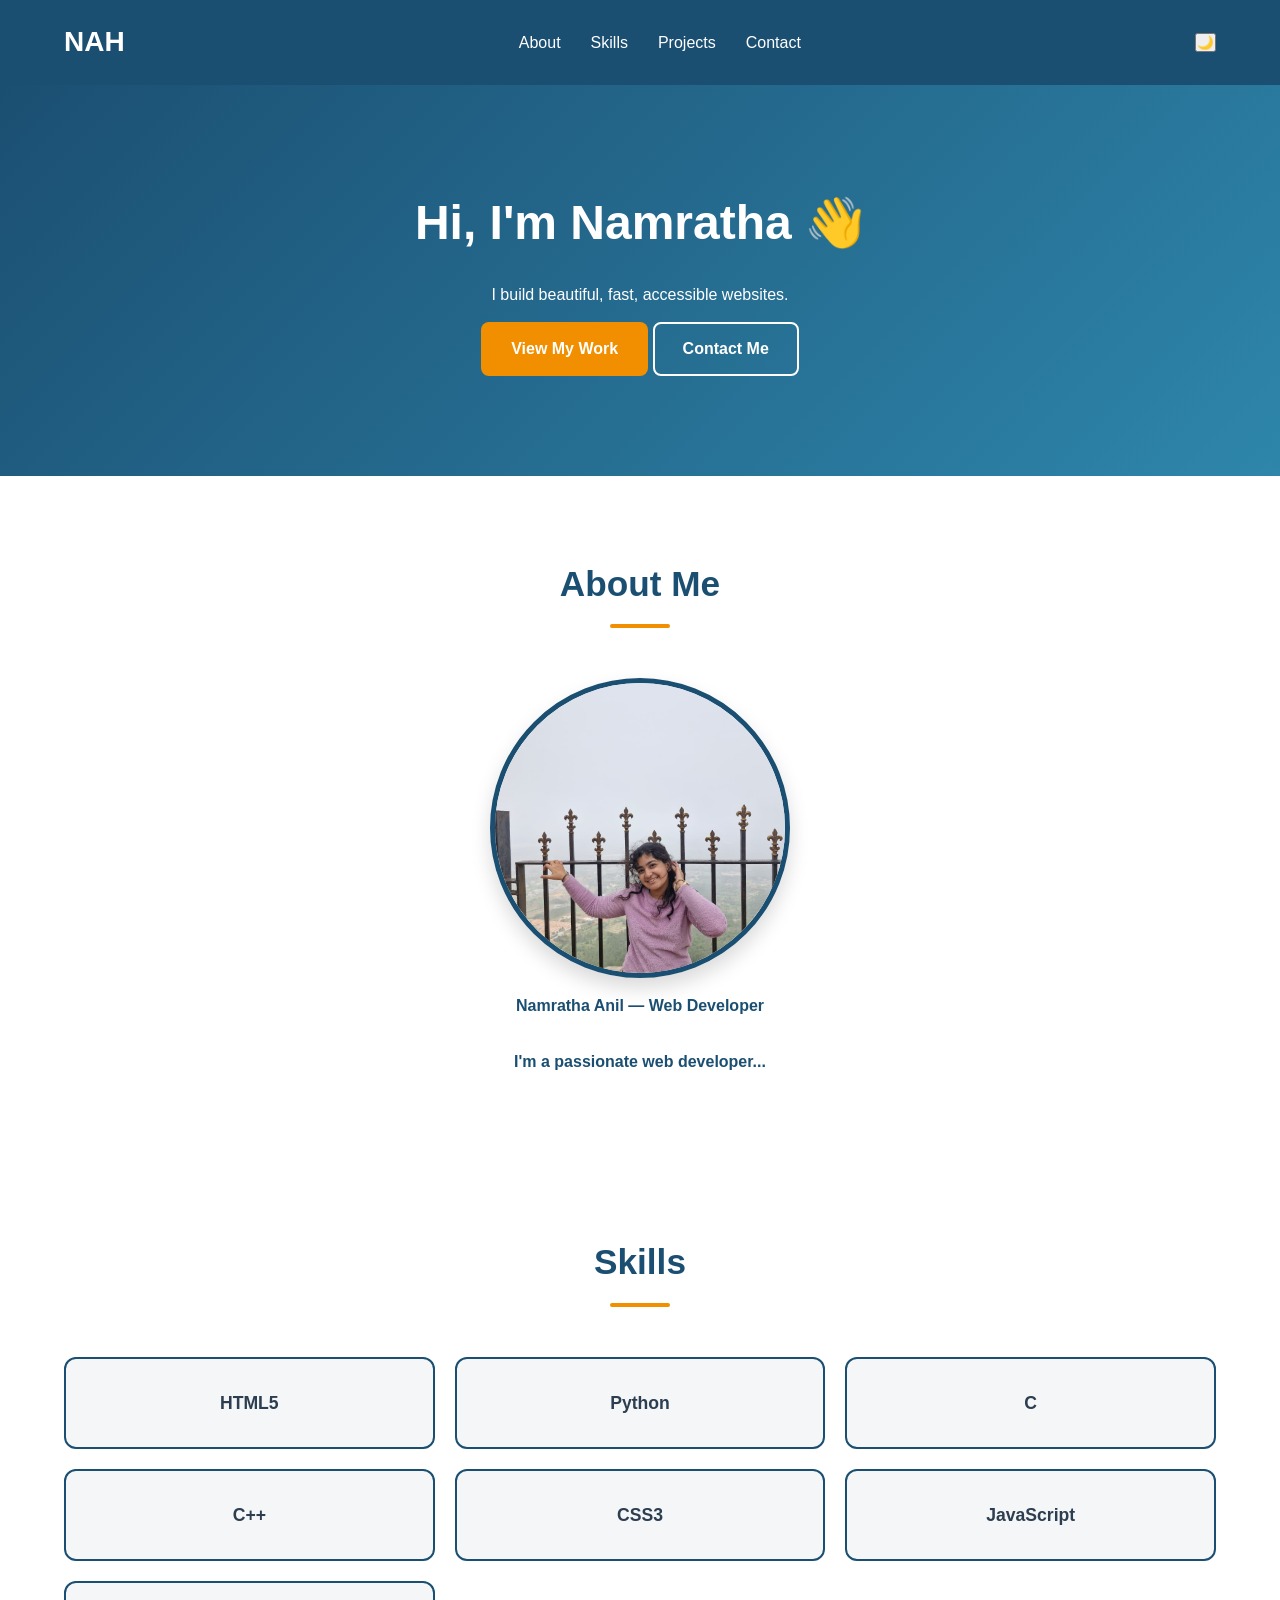
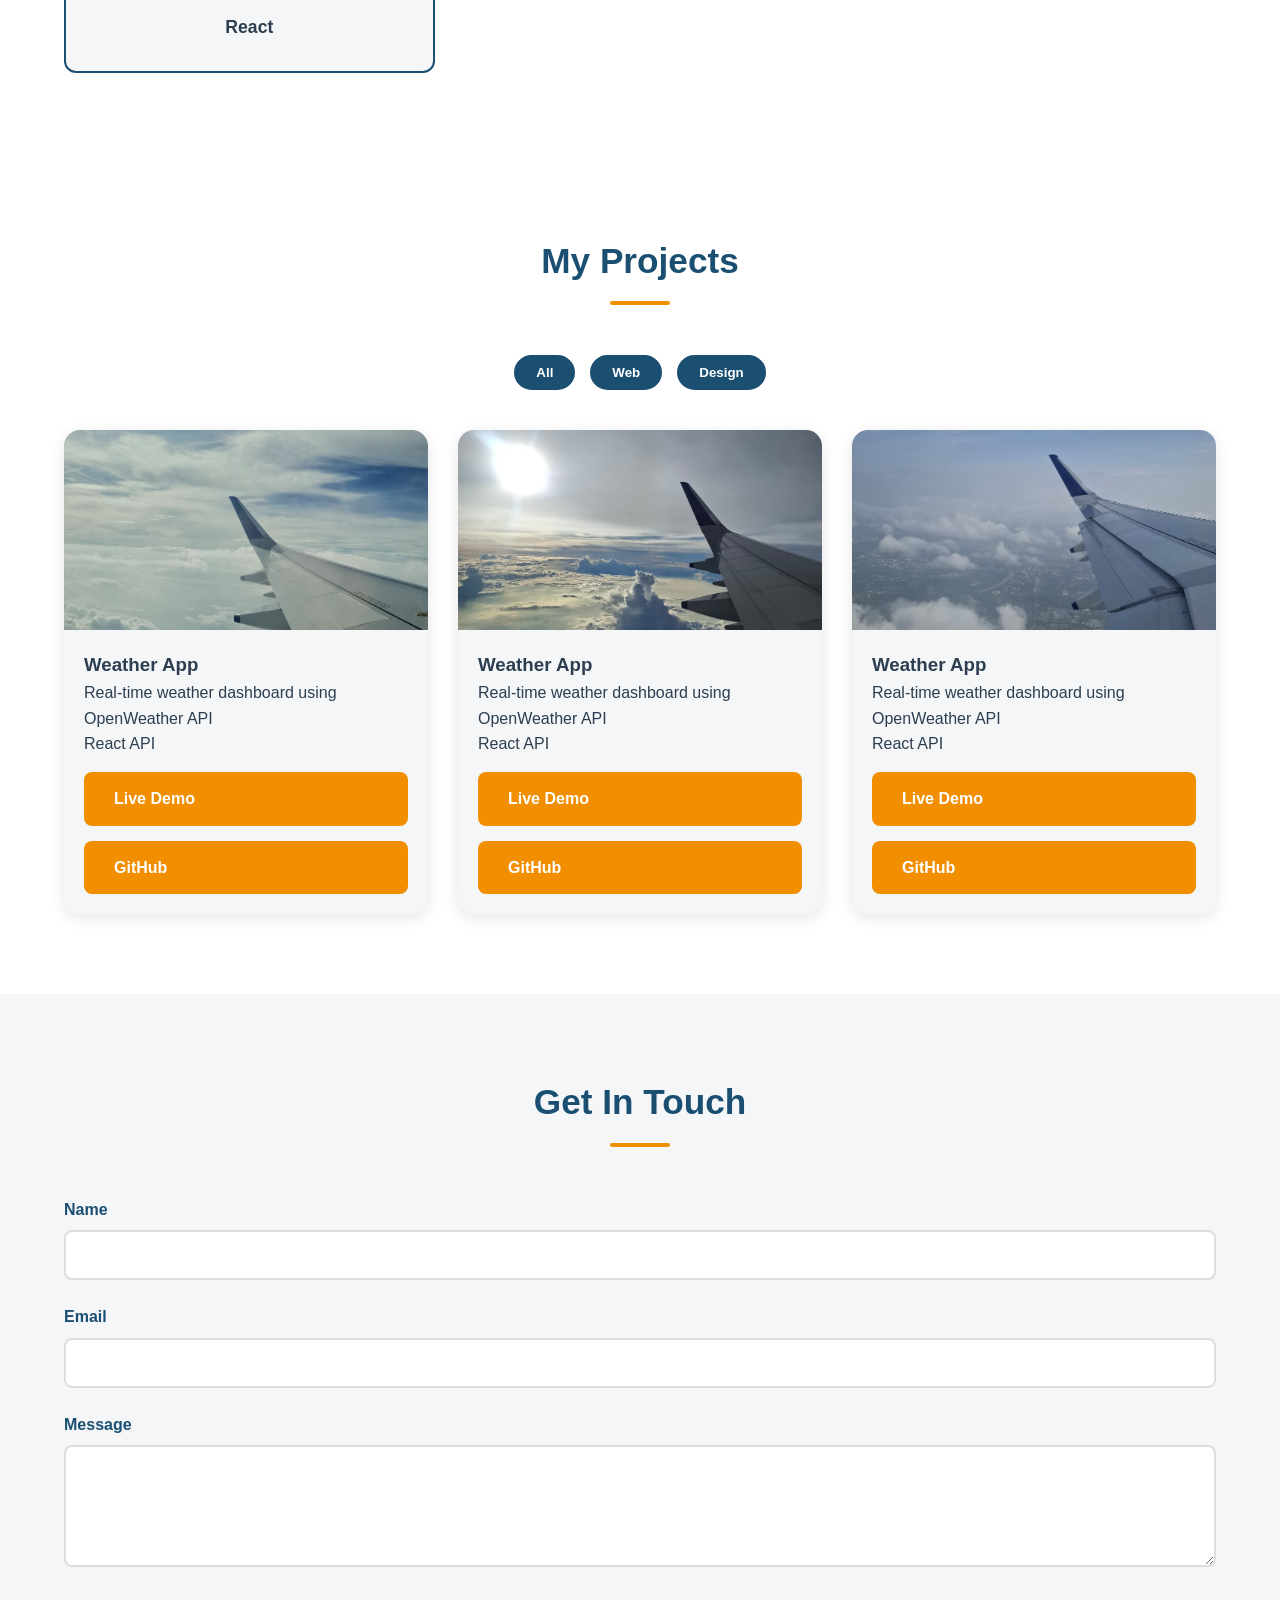
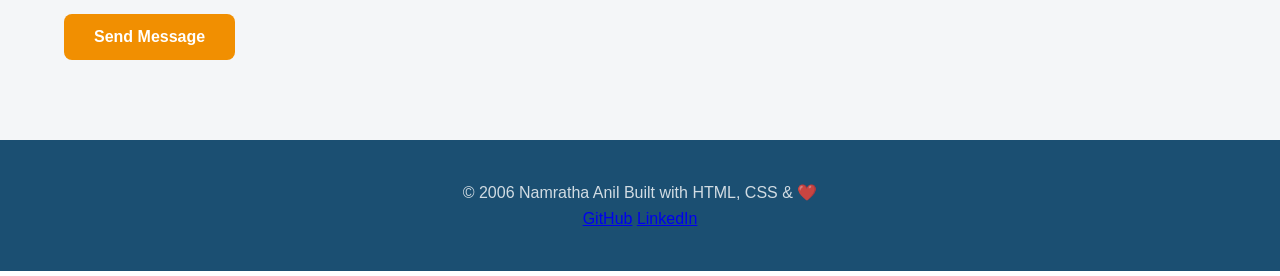
<file: index.html>
<!DOCTYPE html>
<html lang="en">
<head>
 <meta charset="UTF-8">
 <meta name="viewport" content="width=device-width, initial-scale=1.0">
 <title>Namratha Anil| Web Developer</title>
 <meta name="description" content="Portfolio of Namratha Anil, web developer">
 <meta property="og:title" content="Soumik Datta | Web Developer">
 <meta property="og:image" content="preview.jpg">
 <link rel="icon" href="favicon.ico">
 <link rel="stylesheet" href="styles.css"> <!-- Ready for Day 5! -->
</head>
<body>

<!-- HEADER + NAVIGATION -->
 <header class="site-header">
 <nav class="navbar">
 <div class="logo">NAH</div>
 <ul class="nav-links">
 <li><a href="#about">About</a></li>
 <li><a href="#skills">Skills</a></li>
 <li><a href="#projects">Projects</a></li>
 <li><a href="#contact">Contact</a></li>
 </ul>
<!-- FOR DARK MODE -->
 <button class="theme-toggle" aria-label="Toggle Dark Mode" title="Toggle Dark Mode">
 🌙
 </button>
<!-- Mobile Menu -->
 <button
 class="menu-toggle"
 aria-label="Toggle Navigation"
 aria-expanded="false">
 ☰
 </button>
 </nav>
 </header>

<!-- MAIN CONTENT -->
 <main>

<!-- HERO SECTION -->
 <section class="hero-section">
 <h1>Hi, I'm <span class="highlight">Namratha</span> 👋</h1>
 <p class="tagline">I build beautiful, fast, accessible websites.</p>
 <div class="hero-buttons">
 <a href="#projects" class="btn btn-primary">View My Work</a>
 <a href="#contact" class="btn btn-secondary">Contact Me</a>
 </div>
 </section>

<!-- ABOUT SECTION -->
 <section id="about" class="about-section">
 <h2>About Me</h2>
 <div class="about-content">
 <figure class="profile-figure">
 <img src="images/profile.jpeg" alt="Namratha Anil profile photo" width="300">
 <figcaption>Namratha Anil — Web Developer</figcaption>
 </figure>
 <div class="about-text">
 <p>I'm a passionate web developer...</p>
 </div>
 </div>
 </section>

<!-- SKILLS SECTION -->
 <section id="skills" class="skills-section">
 <h2>Skills</h2>
 <div class="skills-grid">
<div class="skill-item" data-level="90">HTML5</div>
<div class="skill-item" data-level="90">Python</div>
<div class="skill-item" data-level="90">C</div>
<div class="skill-item" data-level="90">C++</div>
 <div class="skill-item" data-level="80">CSS3</div>
 <div class="skill-item" data-level="75">JavaScript</div>
 <div class="skill-item" data-level="65">React</div>
 </div>
 </section>

<!-- PROJECTS SECTION -->
 <section id="projects" class="projects-section">
 <h2>My Projects</h2>
 <div class= "project-filters">
<!--The data-filter attribute is what our JS will read-->
 <button class="filter-btn active" data-filter="all">All</button>
 <button class="filter-btn active" data-filter="web">Web</button>
 <button class="filter-btn active" data-filter="design">Design</button>
 </div>
 <div class="projects-grid">
 <article class="project-card" data-category="web">
 <img src="project1.jpeg" alt="Weather App screenshot">
 <div class="project-card-body">
 <h3>Weather App</h3>
 <p>Real-time weather dashboard using OpenWeather API</p>
 <div class="project-tags">
 <span class="tag">React</span>
 <span class="tag">API</span>
 </div>
 <a href="#" class="btn btn-primary">Live Demo</a>
 <a href="#" class="btn btn-primary">GitHub</a>
 </div>
 </article>
  <article class="project-card" data-category="web">
 <img src="project3.jpeg" alt="Weather App screenshot">
 <div class="project-card-body">
 <h3>Weather App</h3>
 <p>Real-time weather dashboard using OpenWeather API</p>
 <div class="project-tags">
 <span class="tag">React</span>
 <span class="tag">API</span>
 </div>
 <a href="#" class="btn btn-primary">Live Demo</a>
 <a href="#" class="btn btn-primary">GitHub</a>
 </div>
 </article> 
 <article class="project-card" data-category="web">
 <img src="project2.jpeg" alt="Weather App screenshot">
 <div class="project-card-body">
 <h3>Weather App</h3>
 <p>Real-time weather dashboard using OpenWeather API</p>
 <div class="project-tags">
 <span class="tag">React</span>
 <span class="tag">API</span>
 </div>
 <a href="#" class="btn btn-primary">Live Demo</a>
 <a href="#" class="btn btn-primary">GitHub</a>
 </div>
 </article>
 </div>
 </section>

<!-- CONTACT SECTION -->
 <section id="contact" class="contact-section">
 <h2>Get In Touch</h2>
 <form id="contact-form" action="#" method="POST" novalidate>
 <div class="form-group">
 <label for="name">Name</label>
 <input type="text" id="name" name="name" required>
 </div>
 <div class="form-group">
 <label for="email">Email</label>
 <input type="email" id="email" name="email" required>
 </div>
 <div class="form-group">
 <label for="message">Message</label>
 <textarea id="message" name="message" rows="5" required></textarea>
 </div>
 <button type="submit" class="btn btn-primary">Send Message</button>
 </form>
 </section>

 </main>

<!-- FOOTER -->
 <footer class="site-footer">
 <p>
 &copy; <span class="footer-year">2006</span> Namratha Anil
 Built with HTML, CSS & ❤️
 </p>

 <nav aria-label="Social links">
 <a href="https://github.com/johndoe" target="_blank">GitHub</a>
 <a href="https://linkedin.com/in/johndoe" target="_blank">LinkedIn</a>
 </nav>
 </footer>

<!-- JavaScript will go here from Day 8! -->
 <script src="script.js"></script>
</body>
</html>
</file>
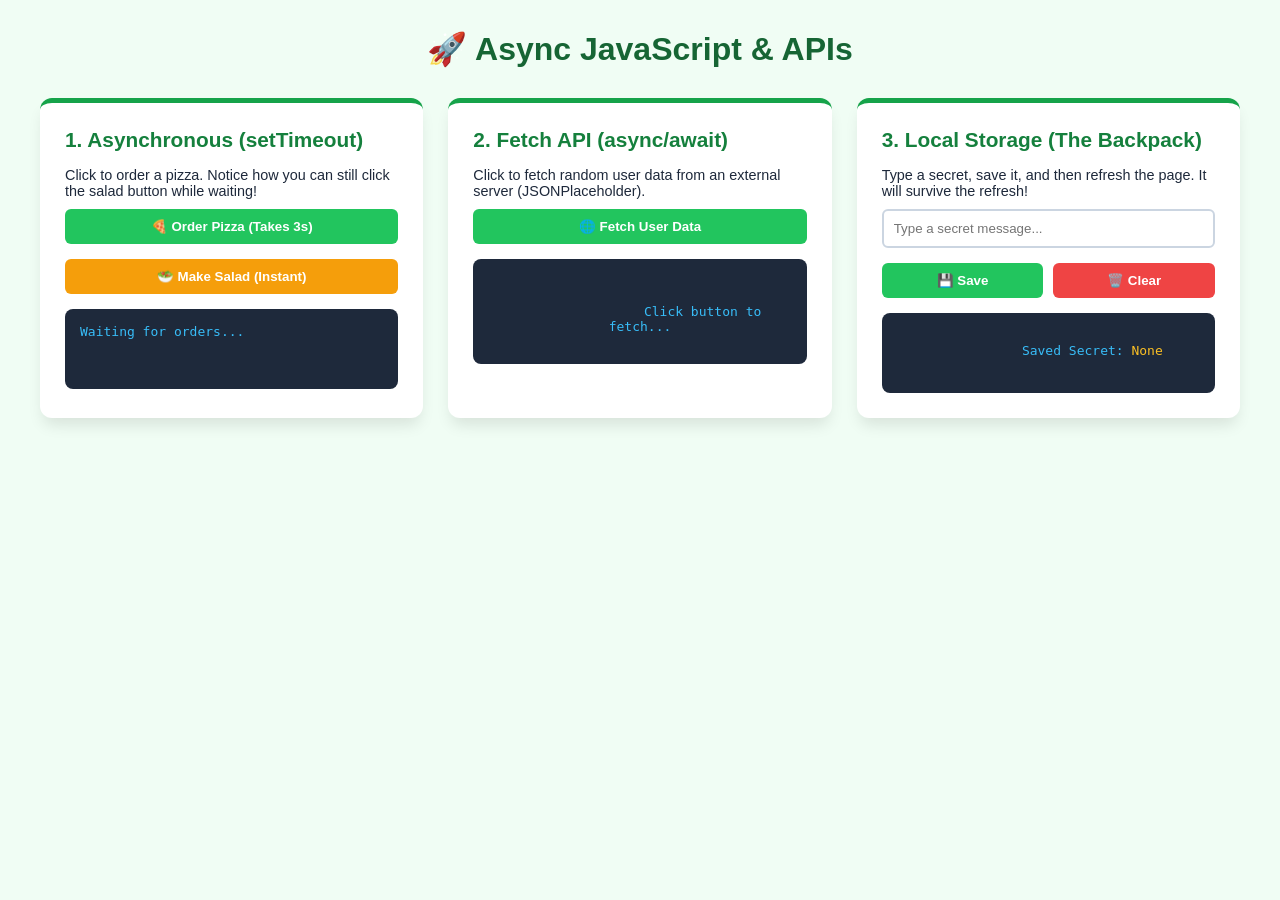
<file: async_await.html>
<!DOCTYPE html>
<html lang="en">
<head>
    <meta charset="UTF-8">
    <meta name="viewport" content="width=device-width, initial-scale=1.0">
    <title>Day 11: Async, APIs & Storage</title>
    <style>
        * { box-sizing: border-box; margin: 0; padding: 0; }
        body {
            font-family: 'Segoe UI', Tahoma, Geneva, Verdana, sans-serif;
            background-color: #f0fdf4;
            color: #1e293b;
            padding: 30px;
        }
        h1 { text-align: center; color: #166534; margin-bottom: 30px; }
 
        .grid {
            display: grid;
            grid-template-columns: repeat(auto-fit, minmax(300px, 1fr));
            gap: 25px;
            max-width: 1200px;
            margin: 0 auto;
        }
 
        .card {
            background: white;
            padding: 25px;
            border-radius: 12px;
            box-shadow: 0 10px 15px -3px rgba(0, 0, 0, 0.1);
            border-top: 5px solid #16a34a;
        }
 
        h2 { font-size: 1.3rem; margin-bottom: 15px; color: #15803d; }
 
        button {
            background-color: #22c55e;
            color: white;
            border: none;
            padding: 10px 15px;
            border-radius: 6px;
            font-weight: bold;
            cursor: pointer;
            width: 100%;
            margin-bottom: 15px;
            transition: 0.3s;
        }
        button:hover { background-color: #16a34a; }
        button:disabled { background-color: #94a3b8; cursor: not-allowed; }
 
        .output {
            background: #1e293b;
            color: #38bdf8;
            padding: 15px;
            border-radius: 8px;
            font-family: monospace;
            min-height: 80px;
            white-space: pre-wrap;
            word-wrap: break-word;
        }
 
        /* Loading Spinner */
        .loader {
            border: 4px solid #f3f3f3;
            border-top: 4px solid #38bdf8;
            border-radius: 50%;
            width: 30px;
            height: 30px;
            animation: spin 1s linear infinite;
            display: none;
            margin: 0 auto;
        }
        @keyframes spin { 0% { transform: rotate(0deg); } 100% { transform: rotate(360deg); } }
 
        input {
            width: 100%;
            padding: 10px;
            margin-bottom: 15px;
            border: 2px solid #cbd5e1;
            border-radius: 6px;
        }
    </style>
</head>
<body>
 
    <h1>🚀 Async JavaScript & APIs</h1>
 
    <div class="grid">
       
        <!-- 1. setTimeout Demo -->
        <div class="card">
            <h2>1. Asynchronous (setTimeout)</h2>
            <p style="margin-bottom:10px; font-size:0.9rem;">Click to order a pizza. Notice how you can still click the salad button while waiting!</p>
            <button id="btn-pizza" onclick="orderPizza()">🍕 Order Pizza (Takes 3s)</button>
            <button id="btn-salad" onclick="makeSalad()" style="background-color: #f59e0b;">🥗 Make Salad (Instant)</button>
            <div class="output" id="async-output">Waiting for orders...</div>
        </div>
 
        <!-- 2. Fetch API Demo -->
        <div class="card">
            <h2>2. Fetch API (async/await)</h2>
            <p style="margin-bottom:10px; font-size:0.9rem;">Click to fetch random user data from an external server (JSONPlaceholder).</p>
            <button id="btn-fetch" onclick="fetchUserData()">🌐 Fetch User Data</button>
            <div class="output" id="fetch-output" style="text-align: center;">
                <div class="loader" id="loader"></div>
                <span id="fetch-text">Click button to fetch...</span>
            </div>
        </div>
 
        <!-- 3. LocalStorage Demo -->
        <div class="card">
            <h2>3. Local Storage (The Backpack)</h2>
            <p style="margin-bottom:10px; font-size:0.9rem;">Type a secret, save it, and then refresh the page. It will survive the refresh!</p>
            <input type="text" id="secret-input" placeholder="Type a secret message...">
            <div style="display: flex; gap: 10px;">
                <button onclick="saveSecret()">💾 Save</button>
                <button onclick="clearSecret()" style="background-color: #ef4444;">🗑️ Clear</button>
            </div>
            <div class="output" id="storage-output">
                Saved Secret: <span style="color: #fbbf24;" id="saved-text">None</span>
            </div>
        </div>
 
    </div>
 
    <script>
        /* =========================================
           1. ASYNC (setTimeout)
           ========================================= */
        const asyncOutput = document.getElementById('async-output');
 
        function orderPizza() {
            asyncOutput.innerHTML += "\n> 🍕 Pizza ordered! Cooking in background...";
           
            // This is asynchronous! It sets a timer and moves on.
            setTimeout(() => {
                asyncOutput.innerHTML += "\n> ✅ DING! Pizza is ready!";
            }, 10000);
        }
 
        function makeSalad() {
            // This is synchronous! It happens instantly.
            asyncOutput.innerHTML += "\n> 🥗 Salad prepared instantly!";
        }
 
 
        /* =========================================
           2. FETCH API (async / await)
           ========================================= */
        async function fetchUserData() {
            const fetchBtn = document.getElementById('btn-fetch');
            const fetchText = document.getElementById('fetch-text');
            const loader = document.getElementById('loader');
 
            // UI loading state
            fetchBtn.disabled = true;
            fetchText.style.display = 'none';
            loader.style.display = 'block';
 
            try {
                // 1. Send the waiter to the kitchen
                const response = await fetch('https://jsonplaceholder.typicode.com/users/1');
               
                // 2. Unwrap the JSON data
                const user = await response.json();
                console.log('User Data- ',user);
 
                // 3. Display it    
                fetchText.style.display = 'block';
                fetchText.style.textAlign = 'left';
                fetchText.innerHTML = `Name: ${user.name}\nEmail: ${user.email}\nCity: ${user.address.city}`;
 
            } catch (error) {
                // If internet drops or URL is wrong
                fetchText.style.display = 'block';
                fetchText.innerHTML = "❌ Error fetching data!";
                console.error(error);
            } finally {
                // Clean up UI
                loader.style.display = 'none';
                fetchBtn.disabled = false;
            }
        }
 
 
        /* =========================================
           3. LOCAL STORAGE
           ========================================= */
        const secretInput = document.getElementById('secret-input');
        const savedText = document.getElementById('saved-text');
 
        // Check the backpack as soon as the page loads!
        function loadSecretOnStart() {
            const saved = localStorage.getItem('mySecret');
            if (saved) {
                savedText.textContent = saved;
            }
        }
 
        function saveSecret() {
            const secretValue = secretInput.value;
            if (!secretValue) return;
 
            // Put it in the backpack
            localStorage.setItem('mySecret', secretValue);
           
            // Update UI
            savedText.textContent = secretValue;
            secretInput.value = ''; // clear input
            alert('Secret saved to Local Storage! Try refreshing the page.');
        }
 
        function clearSecret() {
            // Remove from backpack
            localStorage.removeItem('mySecret');
            savedText.textContent = 'None';
        }
 
        // Run this immediately when script loads
        loadSecretOnStart();
 
    </script>
</body>
</html>
</file>
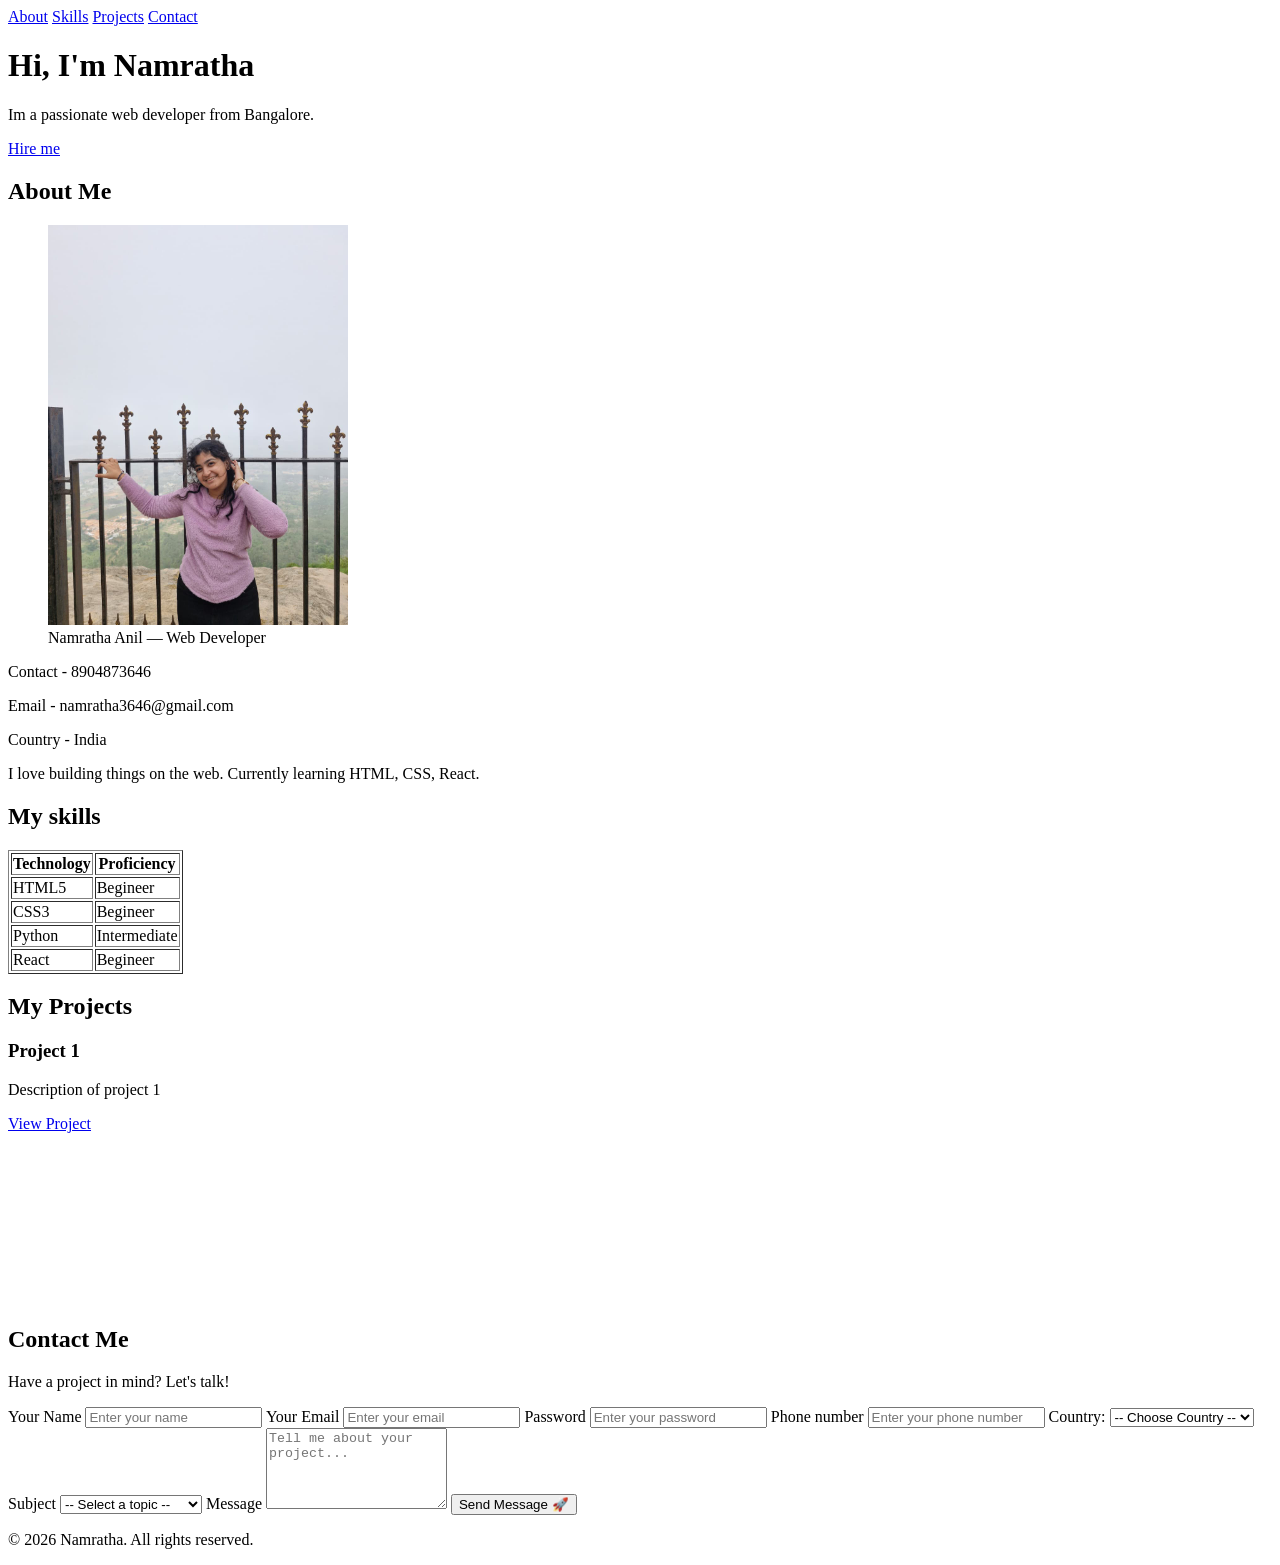
<file: index1.html>
<!DOCTYPE html>
<html lang="en">
<head>
    <meta charset="UTF-8">
    <meta name="viewport" content="width=device-width, initial-scale=1.0">
     <!-- SEO Meta Tags -->
    <meta name="description" content="Full stack developer specializing in React, Node.js, and modern web technologies. Available for freelance projects and collaborations.">
    <meta name="keywords" content="Namratha, Portfolio, Web Developer, React, Node.js, JavaScript, HTML, CSS, Freelance Developer">
    <meta name="author" content="Namratha">
    <title>My Portfolio | Namratha</title>
    <!-- Open Graph Meta Tags for Social Media Sharing -->
    <meta property="og:title" content="My Portfolio | Namratha">
    <meta property="og:description" content="Full stack developer specializing in React, Node.js, and modern web technologies. Available for freelance projects and collaborations.">
    <meta property="og:image" content="images/profile.jpeg">
    <meta property="og:url" content="c:\Users\Admin\Desktop\Portfolio_website_namratha\index.html">
    <meta property="og:type" content="website">
    <!-- Twitter Card Meta Tags -->
    <meta name="twitter:card" content="summary_large_image">
    <meta name="twitter:title" content="My Portfolio | Namratha">
    <meta name="twitter:description" content="Full stack developer specializing in React, Node.js, and modern web technologies. Available for freelance projects and collaborations.">
    <meta name="twitter:image" content="images/profile.jpeg">
    <!--Favicon-->
    <link rel="icon" href="./images/favicon.png?v=3" type="image/png">
</head>
<body>
 
    <!--NAVIGATION-->
    <nav>
        <a href="#about">About</a>
        <a href="#skills">Skills</a>
        <a href="#projects">Projects</a>
        <a href="#contact">Contact</a>
    </nav>
   
    <!-- HERO SECTION -->
    <header>
        <h1>Hi, I'm Namratha</h1>
        <p>Im a passionate web developer from Bangalore.</p>
        <a href="#contact">Hire me</a>
    </header>
   
    <!-- ABOUT SECTION -->
    <section id="about">
    <h2>About Me</h2>
    <figure class="profile-figure">
        <img src="images/profile.jpeg" alt="Soumik Datta profile photo" width="300">
        <figcaption>Namratha Anil — Web Developer</figcaption>
    </figure>
    <p>Contact - 8904873646 </p>
    <p>Email - namratha3646@gmail.com</p>
    <p>Country - India</p>
    <p>I love building things on the web. Currently learning HTML, CSS, React.</p>
   
    </section>
 
    <!--Skills section-->
    <section id="skills">
        <h2>My skills</h2>
<table border="1">
    <tr>
        <th>Technology</th>
        <th>Proficiency</th>
    </tr>
 
    <tr>
        <td>HTML5</td>
        <td>Begineer</td>
    </tr>
 
    <tr>
        <td>CSS3</td>
        <td>Begineer</td>
    </tr>
 
    <tr>
        <td>Python</td>
        <td>Intermediate</td>
    </tr>
 
    <tr>
        <td>React</td>
        <td>Begineer</td>
    </tr>
</table>
    </section>
 
    <!--PROJECTS SECTION -->
    <section id="projects">
        <h2>My Projects</h2>
        <div class="project-card">
            <h3>Project 1</h3>
            <p>Description of project 1</p>
            <a href="#">View Project</a>
        </div>
         <iframe width="300" height="169" src="https://www.youtube.com/embed/tqjJrXd27m4" title="YouTube video player" frameborder="0" allowfullscreen sandbox="allow-same-origin allow-scripts"></iframe>
    </section>
 
 
 <!-- CONTACT SECTION -->
    <section id="contact">
    <h2>Contact Me</h2>
    <p>Have a project in mind? Let's talk!</p>
 
    <form action="#" method="POST">
        <label for="name">Your Name</label>
        <input type="text" id="name" name="name"
               placeholder="Enter your name" required>
 
        <label for="email">Your Email</label>
        <input type="email" id="email" name="email"
               placeholder="Enter your email" required>
 
               <label for="password">Password</label>
               <input type="password" id="password" password="password"
               placeholder="Enter your password" required>
 
               <label for="phone number">Phone number</label>
               <input type="phone number" id="phone number" phone number="phone number"
               placeholder="Enter your phone number" required>
 
                <label for="country">Country:</label>
    <select id="country" name="country">
        <option value="">-- Choose Country --</option>
        <option value="in">India</option>
        <option value="us">United States</option>
        <option value="uk">United Kingdom</option>
    </select>
 
               <label for="subject">Subject</label>
        <select id="subject" name="subject">
            <option value="">-- Select a topic --</option>
            <option value="hire">I want to hire you</option>
            <option value="collab">I want to collaborate</option>
            <option value="other">Other</option>
        </select>
 
        <label for="message">Message</label>
        <textarea id="message" name="message" rows="5"
                  placeholder="Tell me about your project..." required></textarea>
 
         <button type="submit" aria-label="Submit button">Send Message 🚀</button>
</section>
<!-- FOOTER -->
<footer>
    <p>&copy; 2026 Namratha. All rights reserved.</p>
</footer>
 
</body>
</html>
</file>
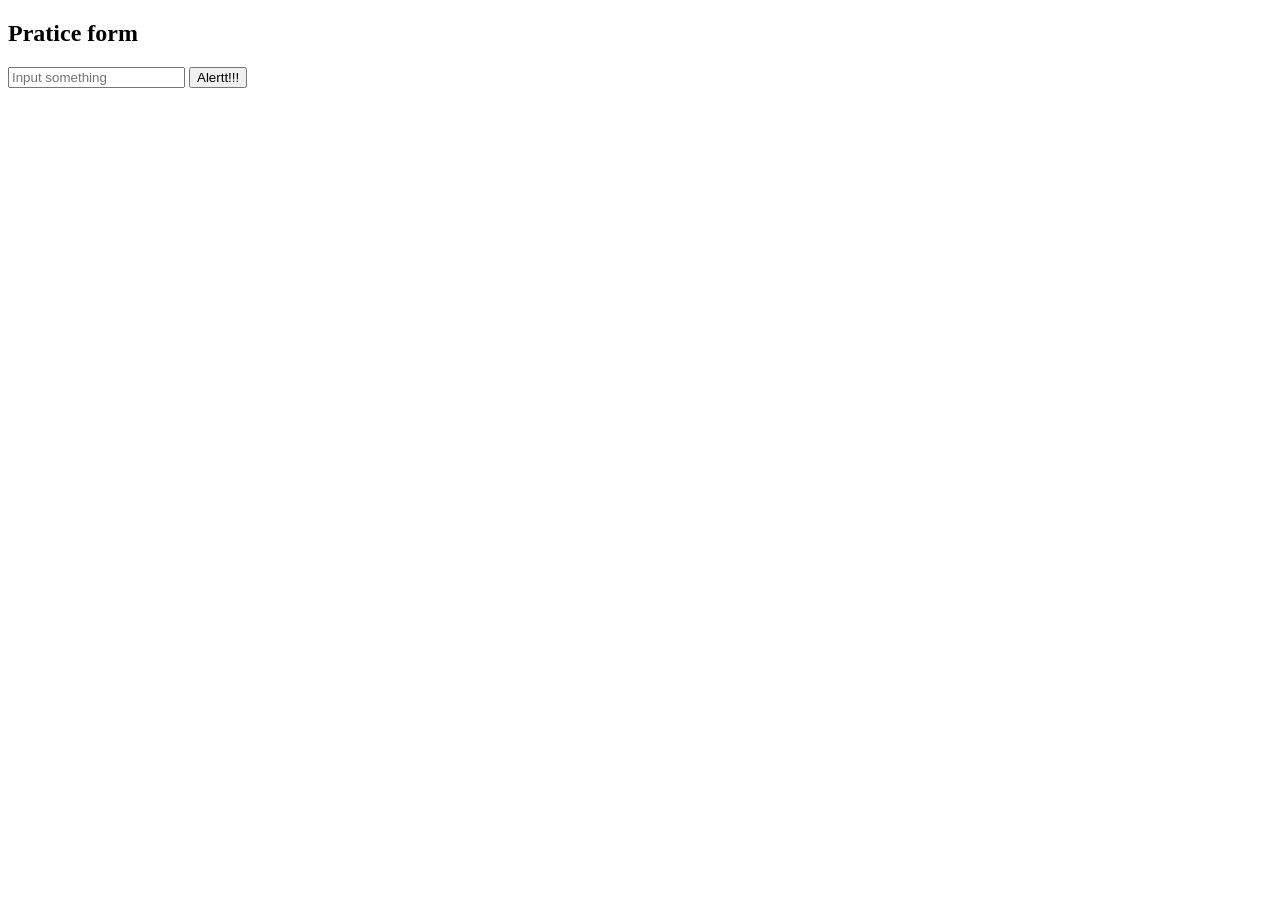
<file: Pratice.html>
<!DOCTYPE html>
<html>
<head>
    <title>Practice Activity</title>
</head>
<body>

    <h2>Pratice form </h2>

    <form id="myForm">

        <input type="text" id="myInput" placeholder="Input something">

        <button type="submit" id="myButton">Alertt!!!</button>

    </form>

    <script>

        // Get form, button and input
        let form = document.getElementById("myForm");
        let button = document.getElementById("myButton");
        let input = document.getElementById("myInput");

        // Button click
        button.addEventListener("click", function(event) {

             // Prevent form submission
            event.preventDefault();

            // Show alert
            alert("Button clicked!");

            // Print input value in console
            console.log(input.value);

        });

    </script>

</body>
</html>
</file>
<file: styles.css>
/* styles.css - Start styling your potfolio website here */
/* === RESET & BASE === */
*{
    margin: 0;
    padding: 0;
    box-sizing: border-box;
}
/* CSS Custom Properties (variables) - DRY Principle */
:root {
    --primary: #1B4F72;
    --accent: #F18F01;
    --text: #2C3E50;
    --light: #F4F6F8;
    --white: #FFFFFF;
    --font-main: 'Segoe UI', Tahoma, Geneva, Verdana, sans-serif;

}
body {
    font-family: var(--font-main);
    color: var(--text);
    line-height: 1.6;
    background-color: var(--white);
}
/* NAVIGATION */
.site-header{
    position: sticky;
    top: 0;
    z-index: 1000;
    background: var(--primary);
    transition: background 0.3s ease, box-shadow 0.3s ease; /*Day 9*/
}
.navbar {
    display: flex;
    justify-content: space-between;
    align-items: center;
    padding: 20px 5%;
   
}
.logo{
    font-size: 28px;
    font-weight: bold;
    color: var(--white);
}
.nav-links {
    list-style: none;
    display: flex;
    gap: 30px;
}
.nav-links a {
    color: var(--white);
    text-decoration: none;
    font-weight: 500;
    transition: color 0.3s;
}
.nav-links a:hover {
    color: var(--accent);

}
.nav-links a.active{
    color: var(--accent);
    font-weight: bold;
    border-bottom: 2px solid var(--accent);
}
/* === BUTTON STYLES === */
.btn{
    display: inline-block;
    padding: 12px 28px;
    border-radius: 8px;
    text-decoration: none;
    font-weight: 600;
    font-size: 1rem;
    cursor: pointer;
    border: 2px solid transparent;
    transition: all 0.3s ease;
    margin-top: 15px;
      
}
.btn-primary{
    background: var(--accent);
    color: var(--white);
    
}
.btn-primary:hover{
    background: transparent;
    color: var(--accent);
    border-color: var(--accent);
}
.btn-secondary{
    background: transparent;
    color: var(--white);
    border-color: var(--white);
}
.btn-secondary:hover{
    background: var(--white);
    color: var(--primary);
}
.project-filters{
    display: flex;
    justify-content: center;
    gap: 15px;
    margin-bottom: 30px;
}
.filter-btn{
    padding: 8px 20px;
    background: transparent;
    border: 2px solid var(--primary);
    color: var(--primary);
    border-radius: 25px;
    cursor: pointer;
    font-weight: 600;
    transition: all 0.3s ease;
}
.filter-btn:hover,
.filter-btn.active{
    background: var(--primary);
    color: var(--white);

}
/* === SECTION STYLES === */
section{
    padding: 80px 5%;
}
section h2{
    text-align: center;
    font-size: 2.2rem;
    margin-bottom: 50px;
    color: var(--primary);
}

section h2::after{
    content: '';
    display: block;
    width: 60px;
    height: 4px;
    background: var(--accent);
    margin: 12px auto 0;
    border-radius: 2px;
}

/* HERO SECTION */
.hero-section {
    text-align: center;
    background: linear-gradient(135deg, var(--primary), #2E86AB);
    color: var(--white);
    padding: 100px 5%;
}
.hero-section h1 {
    font-size: 3rem;
    margin-bottom: 20px;

}
/* === ABOUT SECTION === */
.about-content{
    display: flex;
    flex-direction: column;
    align-items: center;
    justify-content: center;
    gap:30px;
    max-width: 1000px;
    margin: 0 auto;
    text-align: center;
}
.profile-figure{
    display: flex;
    flex-direction: column;
    align-items: center;
    text-align: center;
   
}
.profile-figure img{
   aspect-ratio: 1/1;
    object-fit: cover;
    border-radius: 50%;
    border: 5px solid var(--primary);
    box-shadow: 0 10px 20px rgba(0,0,0,0.15);
    transition: transform 0.3s ease;
}

.profile-figure img:hover{
    transform: scale(1.05); /* Slight zoom effect on hover */
}
figcaption{
    margin-top: 15px;
    font-weight: bold;
    color: var(--primary);
}

.about-text{
    max-width: 700px;
    text-align: center;
    font-weight: bold;
    color: var(--primary);
    
}
/* SKILLS SECTION */
.skills-grid{
    display:grid;
    grid-template-columns: repeat(auto-fill,minmax(300px,1fr));
    gap: 20px;
    margin-top: 40px;
    justify-items: space-between;
}
.skill-item{
    background: var(--light);
    border: 2px solid var(--primary);
    border-radius: 12px;
    padding: 30px 20px;
    text-align: center;
    font-weight: bold;
    font-size: 1.1rem;
    transition: transform 0.3s, box-shadow 0.3s;
}
.skill-item:hover{
    transform: translateY(-5px);
    box-shadow: 0 10px 30px rgba(0,0,0,0.15);
}
/* PROJECTS SECTION */
.projects-grid{
    display:grid;
    grid-template-columns: repeat(auto-fill,minmax(300px,1fr));
    gap: 30px;
    margin-top: 40px;
}
.project-card{
    background: var(--light);
    border-radius: 16px;
    overflow: hidden;
    box-shadow: 0 4px 15px rgba(0,0,0,0.1);
    transition: transform 0.3s, box-shadow 0.3s;
    display: flex;
    flex-direction: column;
}
.project-card:hover{
    transform: translateY(-8px);
    box-shadow: 0 15px 40px rgba(0,0,0,0.2);
}
.project-card img{
    width: 100%;
    height:200px;
    object-fit: cover;
}
.project-card-body{
  padding: 20px;
  flex: 1;
  display: flex;
  flex-direction: column;
}
/* === CONTACT FORM === */
.contact-section{
    background: var(--light);
}

.form-group{
    margin-bottom: 24px;
}

.form-group label{
    display: block;
    margin-bottom: 8px;
    font-weight: 600;
    color: var(--primary);
}

.form-group input,
.form-group textarea,
.form-select{
    width: 100%;
    padding: 14px 16px;
    border: 2px solid #DDD;
    border-radius: 8px;
    font-size: 1rem;
    transition: border-color 0.3s;
}
.form-group input:focus,
.form-group textarea:focus,
.form-group .form-select:focus{
    border-color: var(--primary);
    outline: none;
    box-shadow: 0 0 0 3px rgba(27, 79, 114, 0.2);
}
/* === FOOTER === */
.site-footer{
    background: var(--primary);
    color: rgba(255, 255, 255, 0.8);
    text-align: center;
    padding: 40px 5%;
}
/* === RESPONSIVE === */
@media (max-width: 768px){
    .hero-section h1 {font-size: 2rem;}
    .projects-grid {grid-template-columns: 1fr;}
}
/* CSS ADDED FOR MENU TOGGLE */
/* === MOBILE NAVIGATION ==== */
.menu-toggle{
    display: none;
    background: none;
    border: none;
    color: #fff;
    font-size: 30px;
    cursor: pointer;

}
@media (max-width:768px){
    .menu-toggle{
        display:block;
    }
    .nav-links{
        display:none;
        position:absolute;
        top:70px;
        left:0;
        width:100%;
        background:#1B4F72;
        flex-direction:column;
        text-align:center;
        padding:20px 0;
        gap:20px;
    }
.nav-links.open{
        display:flex;

    }
}
.site-header.scrolled{
    box-shadow: 0 2px 20px rgba(0, 0, 0, 0.2);
}
/* === ANIMATIONS === */
@keyframes fadeInUp{
    from { opacity: 0; transform: translateY(30px); }
    to { opacity: 1; transform: translateY(0); }
}
.hero-section h1{
    animation: fadeInUp 0.8s ease 0.2s both;
}
.tagline{
    animation: fadeInUp 0.8s ease 0.4s both;
}
.hero-buttons{
    animation: fadeInUp 0.8s ease 0.6s both;
}

/* FOR DARK MODE CSS CODE */
/* ========================================
   DARK MODE
======================================== */
 
 
/* Smooth Transition */
body,
.site-header,
.hero-section,
.skill-item,
.project-card,
.contact-section,
.site-footer,
input,
textarea,
.btn,
a {
    transition: all 0.5s ease;
}
 
 
/* Body */
body[data-theme="dark"] {
    background: #121212;
    color: #f5f5f5;
}
 
 
/* Header */
body[data-theme="dark"] .site-header,
body[data-theme="dark"] .navbar {
    background: #1a1a1a;
}
 
 
/* Navigation Links */
body[data-theme="dark"] .nav-links a {
    color: #ffffff;
}
 
 
body[data-theme="dark"] .nav-links a:hover,
body[data-theme="dark"] .nav-links a.active {
    color: #F18F01;
}
 
 
/* Logo */
body[data-theme="dark"] .logo {
    color: #ffffff;
}
 
 
/* Hero */
body[data-theme="dark"] .hero-section {
    background: linear-gradient(135deg, #111827, #1f2937);
}
 
 
/* Highlight */
body[data-theme="dark"] .highlight {
    color: #F18F01;
}
 
 
/* About */
body[data-theme="dark"] .about-section {
    background: #121212;
    color: #f5f5f5;
}
 
 
/* Skills */
body[data-theme="dark"] .skills-section {
    background: #181818;
}
 
 
body[data-theme="dark"] .skill-item {
    background: #242424;
    color: #ffffff;
    border-color: #F18F01;
}
 
 
/* Projects */
body[data-theme="dark"] .projects-section {
    background: #121212;
}
 
 
body[data-theme="dark"] .project-card {
    background: #242424;
    color: #ffffff;
    box-shadow: 0 5px 20px rgba(255,255,255,0.08);
}
 
 
body[data-theme="dark"] .project-card h3,
body[data-theme="dark"] .project-card p {
    color: #ffffff;
}
 
 
/* Tags */
body[data-theme="dark"] .tag {
    background: #F18F01;
    color: #ffffff;
}
 
 
/* Contact */
body[data-theme="dark"] .contact-section {
    background: #181818;
}
 
 
/* Form */
body[data-theme="dark"] input,
body[data-theme="dark"] textarea {
    background: #2b2b2b;
    color: #ffffff;
    border: 1px solid #555;
}
 
 
body[data-theme="dark"] input::placeholder,
body[data-theme="dark"] textarea::placeholder {
    color: #bdbdbd;
}
 
 
body[data-theme="dark"] label {
    color: #ffffff;
}
 
 
/* Buttons */
body[data-theme="dark"] .btn-primary {
    background: #F18F01;
    color: #ffffff;
}
 
 
body[data-theme="dark"] .btn-secondary {
    border-color: #ffffff;
    color: #ffffff;
}
 
 
body[data-theme="dark"] .btn-secondary:hover {
    background: #ffffff;
    color: #121212;
}
 
 
/* Footer */
body[data-theme="dark"] .site-footer {
    background: #1a1a1a;
    color: #cccccc;
}
 
 
body[data-theme="dark"] .site-footer a {
    color: #ffffff;
}
 
 
body[data-theme="dark"] .site-footer a:hover {
    color: #F18F01;
}
 
 
/* Theme Button */
body[data-theme="dark"] .theme-toggle {
    background: #333333;
    color: #ffffff;
    border: 1px solid #666666;
}
.form-group input.error,
.form-group textarea.error {
    border: 2px solid red;
}
</file>
